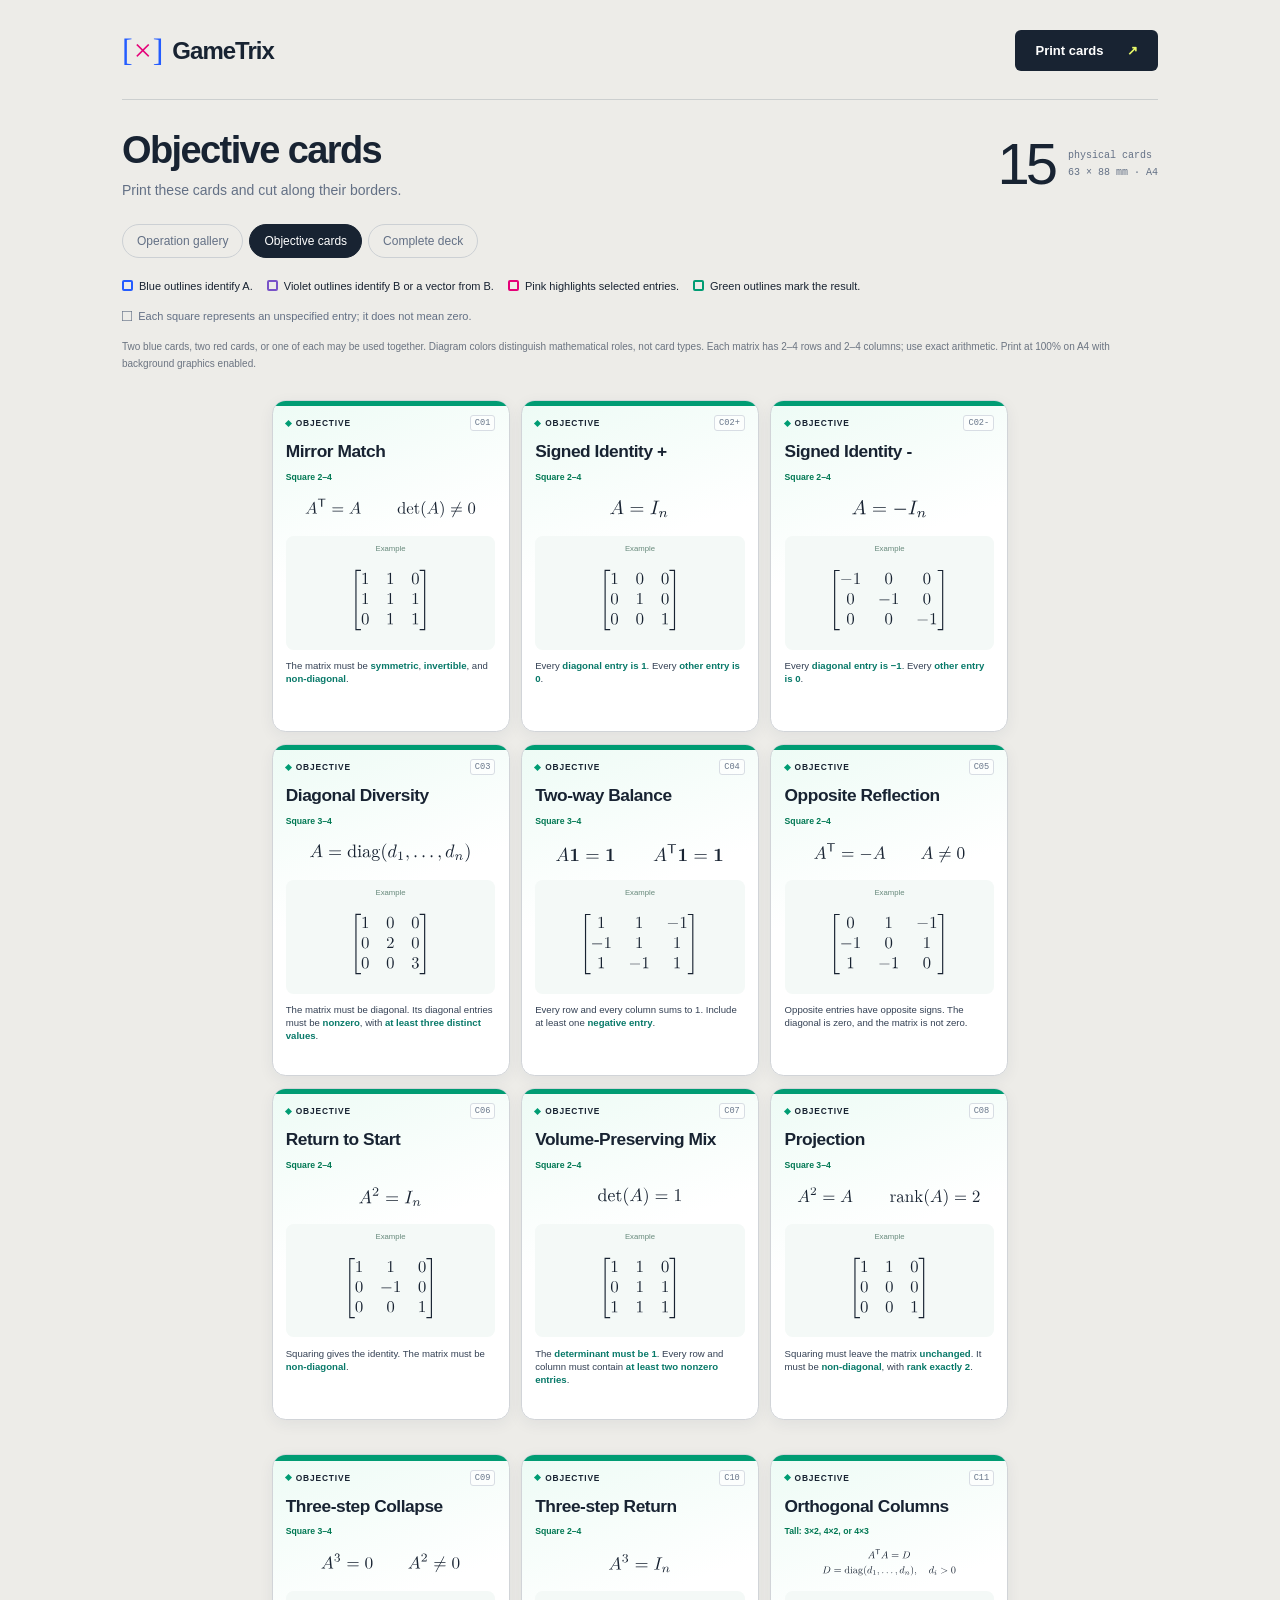
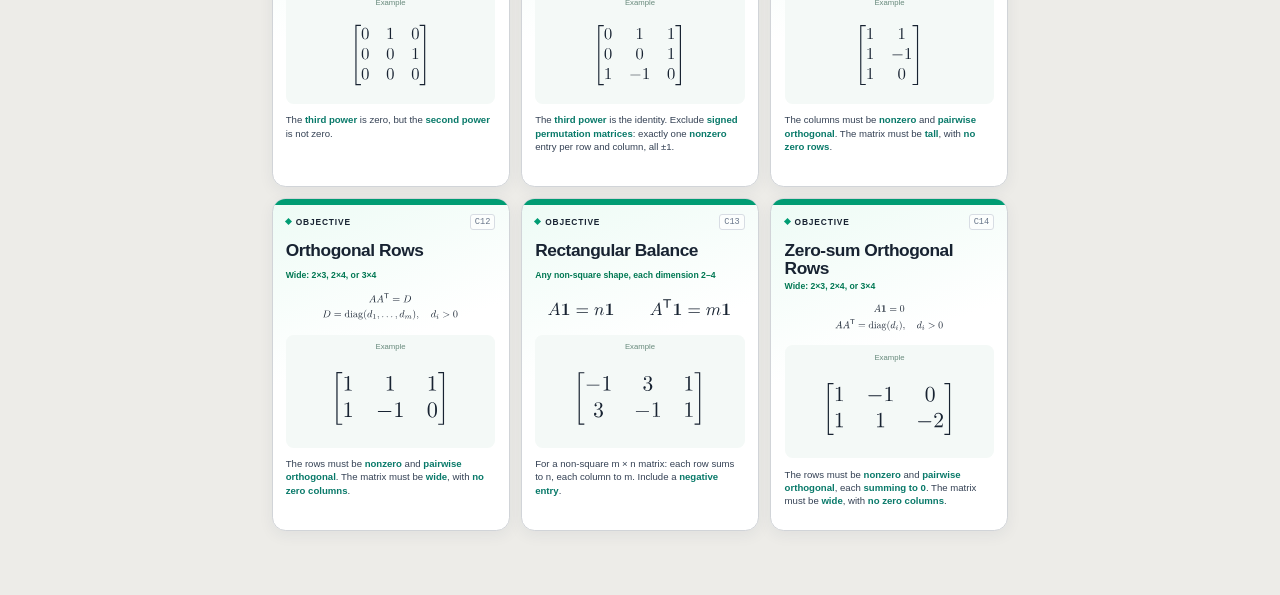
<file: generated/objective_gallery.html>
<!doctype html>
<html lang="en"><head><meta charset="utf-8"><meta name="viewport" content="width=device-width,initial-scale=1">
<title>GameTrix · Objective cards</title><style>@page { size: A4; margin: 7mm; }
:root { --ink:#182332; --muted:#637085; --blue:#245cff; --hot:#e50078; --red:#ef493c; --green:#009c73; }
* { box-sizing:border-box; }
body { margin:0; background:#edece8; color:var(--ink); font-family:Arial,Helvetica,sans-serif; -webkit-print-color-adjust:exact; print-color-adjust:exact; }
.toolbar { max-width:1120px; margin:0 auto; padding:30px 42px 24px; }
.masthead { display:flex; align-items:center; justify-content:space-between; padding-bottom:28px; border-bottom:1px solid #cccfcf; }
.wordmark { display:flex; align-items:center; gap:10px; font-size:24px; font-weight:800; letter-spacing:-1px; text-decoration:none; color:var(--ink); }
.brand-icon { color:var(--blue); font-family:Georgia,serif; font-size:32px; font-weight:400; }
.brand-icon b { color:var(--hot); padding:0 2px; font-weight:400; }
.edition { font:10px monospace; letter-spacing:1.5px; color:var(--muted); margin-left:15px; padding-left:20px; border-left:1px solid #bbb; }
button { background:var(--ink); color:white; border:0; padding:13px 20px; border-radius:6px; font-size:13px; font-weight:700; cursor:pointer; }
button span { margin-left:20px; color:#e9fa69; }
.collection-heading { display:flex; justify-content:space-between; align-items:center; margin:30px 0 26px; }
.overline { font:10px monospace; letter-spacing:2px; color:var(--blue); margin:0 0 10px; }
h1 { font-size:38px; line-height:1.1; font-weight:600; letter-spacing:-1.6px; margin:0; }
.intro { color:var(--muted); font-size:14px; margin:10px 0 0; }
.collection-count { display:flex; align-items:center; gap:14px; }
.collection-count strong { font-size:58px; font-weight:400; letter-spacing:-4px; }
.collection-count span { font:10px/1.7 monospace; color:var(--muted); }
nav { display:flex; gap:6px; margin-bottom:22px; }
nav a { text-decoration:none; color:var(--muted); padding:9px 14px; border:1px solid #ccd0d4; border-radius:30px; font-size:12px; }
nav a:hover,nav a[aria-current=page] { color:white; background:var(--ink); border-color:var(--ink); }
.legend { display:flex; flex-wrap:wrap; gap:14px; align-items:center; font-size:11px; }
.legend > span { display:flex; align-items:center; gap:6px; white-space:nowrap; }
.legend i { display:inline-block; height:11px; width:11px; border:2px solid; border-radius:2px; }
.blue-key { color:var(--blue); }.operand-key { color:#7953c8; }.hot-key { color:var(--hot); }.green-key { color:var(--green); }
.legend .square-key { font-size:17px; color:var(--muted); }.square-key span { font-size:11px; }
.usage { color:#6b7481; font-size:10px; line-height:1.7; margin:12px 0 0; }
main { padding:4px 0 30px; }
.page { display:grid; grid-template-columns:repeat(3,63mm); grid-auto-rows:88mm; gap:3mm; width:max-content; margin:0 auto 9mm; break-after:page; }
.page:last-child { break-after:auto; }
.card { --accent:#b87c00; position:relative; width:63mm; height:88mm; padding:3.8mm 3.5mm 2.8mm; border:.3mm solid #d1d4d8; border-radius:3.6mm; background:#fff; box-shadow:0 4px 15px #26324810; display:flex; flex-direction:column; overflow:hidden; }
.card::before { content:""; position:absolute; top:0; left:0; right:0; height:1.5mm; background:var(--accent); }
.operation { --accent:#ffc400; background:linear-gradient(160deg,#fffcf0 0,#fff 38%); }
.blue { --accent:var(--blue); background:linear-gradient(160deg,#f0f4ff 0,#fff 60%); }
.red { --accent:var(--red); background:linear-gradient(160deg,#fff1ef 0,#fff 60%); }
.objective { --accent:var(--green); background:linear-gradient(160deg,#edfbf5 0,#fff 45%); }
.identity { display:flex; justify-content:space-between; align-items:center; margin:0 0 3mm; }
.kind { font-size:6.3pt; font-weight:800; letter-spacing:.85px; display:flex; align-items:center; gap:5px; }
.kind-mark { display:inline-block; width:5px; height:5px; background:var(--accent); transform:rotate(45deg); }
.card-id { font:6.5pt monospace; padding:2px 4px; border:1px solid #d8dde4; border-radius:3px; color:#68768a; background:#ffffffaa; }
.eyebrow { font-size:5.5pt; letter-spacing:1px; font-weight:700; color:#758092; margin-bottom:1.3mm; }
h2 { font-size:13pt; font-weight:700; letter-spacing:-.45px; line-height:1.04; margin:0; }
.card-head { flex:none; }
.operation .card-head { min-height:17mm; }
.diagram { height:34mm; margin:1mm -1mm 2mm; display:flex; align-items:center; justify-content:center; flex-shrink:0; }
.operation[data-code="add"] .diagram,.operation[data-code="subtract"] .diagram { height:38mm; }
.math-art { display:block; max-width:100%; max-height:100%; width:auto; height:auto; }
.diagram .math-art { width:100%; height:100%; object-fit:contain; }
.instruction { font-size:7.8pt; line-height:1.4; color:#344154; }
.instruction p { margin:0; }
.term { font-weight:700; color:#6834a5; }
.objective .term { color:#087969; }
.red-term { color:#ba3547; }.blue-term { color:#2450b4; }
.instruction .hint { font-size:6.3pt; color:#7a6470; margin-top:1.2mm; }
.card-foot { margin-top:auto; padding-top:2.3mm; border-top:.25mm solid #e3e6eb; display:flex; flex-direction:column; gap:1.2mm; }
.cost { display:flex; gap:4px; align-items:center; font-size:6.6pt; font-weight:700; }
.uses-red { color:#c5313a; }.no-red { color:#4f6279; }
.mini-card { display:inline-block; height:9px; width:6px; border:1px solid currentColor; border-radius:1px; }
.no-red .mini-card { position:relative; }.no-red .mini-card::after { content:""; position:absolute; top:3px; left:-2px; width:9px; border-top:1px solid currentColor; transform:rotate(-45deg); }
.discard { font:5.6pt monospace; color:#8b94a1; letter-spacing:.1px; }
.dimension { margin:5mm 0 3mm; display:flex; align-items:center; gap:10px; }
.dimension strong { font-size:15pt; letter-spacing:-.6px; color:var(--accent); }
.dimension span { font-size:5.8pt; font-weight:700; letter-spacing:.8px; color:#7c899b; }
.matrix-window { margin:0; flex:1; min-height:0; background:#fff; border:.5mm solid var(--accent); border-radius:2.6mm; display:flex; align-items:center; justify-content:center; padding:5mm; }
.matrix-window .math-art { width:100%; height:100%; object-fit:contain; }
.matrix-foot { margin-top:auto; padding-top:2.6mm; border-top:.25mm solid #e0e6e9; font:5.5pt monospace; letter-spacing:.25px; display:flex; align-items:center; justify-content:space-between; color:#6d7c8c; }
.tiny-grid { font-size:13pt; line-height:.7; color:var(--accent); }
.objective .card-head { min-height:14mm; }
.shape-tag { font-size:6.5pt; font-weight:700; color:#007853; margin-top:1mm; }
.objective-formula { height:11mm; display:flex; justify-content:center; align-items:center; margin:1.7mm 0; flex-shrink:0; }
.objective-formula .math-art { width:100%; height:100%; object-fit:contain; }
.objective-example { height:30mm; margin-bottom:2.4mm; padding:2mm 3mm; background:#f4f9f7; border-radius:2mm; display:flex; flex-direction:column; align-items:center; gap:1.7mm; flex-shrink:0; }
.objective-example > span { font-size:5.8pt; color:#688a7c; flex-shrink:0; }
.objective-example .math-art { max-height:22mm; max-width:43mm; width:100%; flex:1; min-height:0; object-fit:contain; }
.objective .instruction { font-size:7.2pt; }
.screen-footer { max-width:750px; margin:0 auto; padding:0 0 30px; font:9px monospace; letter-spacing:1px; color:#87919e; }
@media(max-width:820px) { .toolbar { padding:22px; }.edition { display:none; }h1{font-size:30px}.collection-count strong{font-size:42px}.page{grid-template-columns:repeat(2,63mm)}.screen-footer{padding:0 22px 25px}.legend{gap:10px} }
@media(max-width:520px) { .page{grid-template-columns:63mm}.collection-count{display:none}.toolbar{padding:18px}.masthead{padding-bottom:18px}.wordmark{font-size:21px}nav{flex-wrap:wrap}button{padding:10px;font-size:11px}button span{margin-left:7px} }
@media print { body{background:#fff}.toolbar,.screen-footer{display:none}main{padding:0}.page{grid-template-columns:repeat(3,63mm);grid-auto-rows:88mm;gap:3mm;margin:0 auto;width:195mm}.card{box-shadow:none;break-inside:avoid;border-color:#b8c0cc}.card::before{height:1.5mm} }
</style></head>
<body><div class="toolbar"><div class="masthead"><a class="wordmark" href="operation_gallery.html"><span class="brand-icon">[<b>×</b>]</span>GameTrix</a><button type="button" onclick="window.print()">Print cards <span aria-hidden="true">↗</span></button></div>
<div class="collection-heading"><div><h1>Objective cards</h1><p class="intro">Print these cards and cut along their borders.</p></div><div class="collection-count"><strong>15</strong><span>physical cards<br>63 × 88 mm · A4</span></div></div>
<nav aria-label="Card collection"><a href="operation_gallery.html" >Operation gallery</a><a href="objective_gallery.html" aria-current="page">Objective cards</a><a href="cards.html" >Complete deck</a></nav>
<div class="legend"><span><i class="blue-key"></i>Blue outlines identify A.</span><span><i class="operand-key"></i>Violet outlines identify B or a vector from B.</span><span><i class="hot-key"></i>Pink highlights selected entries.</span><span><i class="green-key"></i>Green outlines mark the result.</span><span class="square-key">□ <span>Each square represents an unspecified entry; it does not mean zero.</span></span></div>
<p class="usage">Two blue cards, two red cards, or one of each may be used together. Diagram colors distinguish mathematical roles, not card types. Each matrix has 2–4 rows and 2–4 columns; use exact arithmetic. Print at 100% on A4 with background graphics enabled.</p></div>
<main><section class="page" aria-label="Card sheet 1"><article id="C01" class="card objective" data-card-id="C01"><header class="card-head"><div class="identity"><span class="kind"><span class="kind-mark" aria-hidden="true"></span>OBJECTIVE</span><span class="card-id">C01</span></div><h2>Mirror Match</h2></header><div class="shape-tag">Square 2–4</div><div class="objective-formula"><img class="math-art" src="[data-uri]" alt="Make an invertible, non-diagonal symmetric matrix: Aᵀ = A and det(A) ≠ 0."></div><div class="objective-example"><span>Example</span><img class="math-art" src="[data-uri]" alt="Aᵀ = A, det(A) = −1, and off-diagonal entries are nonzero."></div><div class="instruction"><p>The matrix must be <strong class="term">symmetric</strong>, <strong class="term">invertible</strong>, and <strong class="term">non-diagonal</strong>.</p></div></article><article id="C02+" class="card objective" data-card-id="C02+"><header class="card-head"><div class="identity"><span class="kind"><span class="kind-mark" aria-hidden="true"></span>OBJECTIVE</span><span class="card-id">C02+</span></div><h2>Signed Identity +</h2></header><div class="shape-tag">Square 2–4</div><div class="objective-formula"><img class="math-art" src="[data-uri]" alt="Make I_n for n = 2, 3, or 4."></div><div class="objective-example"><span>Example</span><img class="math-art" src="[data-uri]" alt="This is I₃ and wins the +1 variant. Negating it wins the −1 variant."></div><div class="instruction"><p>Every <strong class="term">diagonal entry is 1</strong>. Every <strong class="term">other entry is 0</strong>.</p></div></article><article id="C02-" class="card objective" data-card-id="C02-"><header class="card-head"><div class="identity"><span class="kind"><span class="kind-mark" aria-hidden="true"></span>OBJECTIVE</span><span class="card-id">C02-</span></div><h2>Signed Identity -</h2></header><div class="shape-tag">Square 2–4</div><div class="objective-formula"><img class="math-art" src="[data-uri]" alt="Make -I_n for n = 2, 3, or 4."></div><div class="objective-example"><span>Example</span><img class="math-art" src="[data-uri]" alt="This is -I₃ and wins the -1 variant."></div><div class="instruction"><p>Every <strong class="term">diagonal entry is −1</strong>. Every <strong class="term">other entry is 0</strong>.</p></div></article><article id="C03" class="card objective" data-card-id="C03"><header class="card-head"><div class="identity"><span class="kind"><span class="kind-mark" aria-hidden="true"></span>OBJECTIVE</span><span class="card-id">C03</span></div><h2>Diagonal Diversity</h2></header><div class="shape-tag">Square 3–4</div><div class="objective-formula"><img class="math-art" src="[data-uri]" alt="Make a diagonal matrix with every diagonal entry nonzero and at least three distinct diagonal values."></div><div class="objective-example"><span>Example</span><img class="math-art" src="[data-uri]" alt="The diagonal values 1, 2, and 3 are nonzero and distinct."></div><div class="instruction"><p>The matrix must be diagonal. Its diagonal entries must be <strong class="term">nonzero</strong>, with <strong class="term">at least three distinct values</strong>.</p></div></article><article id="C04" class="card objective" data-card-id="C04"><header class="card-head"><div class="identity"><span class="kind"><span class="kind-mark" aria-hidden="true"></span>OBJECTIVE</span><span class="card-id">C04</span></div><h2>Two-way Balance</h2></header><div class="shape-tag">Square 3–4</div><div class="objective-formula"><img class="math-art" src="[data-uri]" alt="Make every row sum and every column sum exactly 1, with at least one negative entry."></div><div class="objective-example"><span>Example</span><img class="math-art" src="[data-uri]" alt="All three row sums and column sums are 1; negative entries occur."></div><div class="instruction"><p>Every row and every column sums to 1. Include at least one <strong class="term">negative entry</strong>.</p></div></article><article id="C05" class="card objective" data-card-id="C05"><header class="card-head"><div class="identity"><span class="kind"><span class="kind-mark" aria-hidden="true"></span>OBJECTIVE</span><span class="card-id">C05</span></div><h2>Opposite Reflection</h2></header><div class="shape-tag">Square 2–4</div><div class="objective-formula"><img class="math-art" src="[data-uri]" alt="Make a nonzero skew-symmetric matrix: Aᵀ = −A."></div><div class="objective-example"><span>Example</span><img class="math-art" src="[data-uri]" alt="The diagonal is zero and opposite entries have opposite signs; A is nonzero."></div><div class="instruction"><p>Opposite entries have opposite signs. The diagonal is zero, and the matrix is not zero.</p></div></article><article id="C06" class="card objective" data-card-id="C06"><header class="card-head"><div class="identity"><span class="kind"><span class="kind-mark" aria-hidden="true"></span>OBJECTIVE</span><span class="card-id">C06</span></div><h2>Return to Start</h2></header><div class="shape-tag">Square 2–4</div><div class="objective-formula"><img class="math-art" src="[data-uri]" alt="Make a non-diagonal matrix with A² = Iₙ."></div><div class="objective-example"><span>Example</span><img class="math-art" src="[data-uri]" alt="A² = I₃; the off-diagonal 1 makes A non-diagonal."></div><div class="instruction"><p>Squaring gives the identity. The matrix must be <strong class="term">non-diagonal</strong>.</p></div></article><article id="C07" class="card objective" data-card-id="C07"><header class="card-head"><div class="identity"><span class="kind"><span class="kind-mark" aria-hidden="true"></span>OBJECTIVE</span><span class="card-id">C07</span></div><h2>Volume-Preserving Mix</h2></header><div class="shape-tag">Square 2–4</div><div class="objective-formula"><img class="math-art" src="[data-uri]" alt="Make det(A) = 1, with at least two nonzero entries in every row and every column."></div><div class="objective-example"><span>Example</span><img class="math-art" src="[data-uri]" alt="det(A) = 1; each row and column contains at least two nonzero entries."></div><div class="instruction"><p>The <strong class="term">determinant must be 1</strong>. Every row and column must contain <strong class="term">at least two nonzero entries</strong>.</p></div></article><article id="C08" class="card objective" data-card-id="C08"><header class="card-head"><div class="identity"><span class="kind"><span class="kind-mark" aria-hidden="true"></span>OBJECTIVE</span><span class="card-id">C08</span></div><h2>Projection</h2></header><div class="shape-tag">Square 3–4</div><div class="objective-formula"><img class="math-art" src="[data-uri]" alt="Make a non-diagonal rank-2 matrix satisfying A² = A."></div><div class="objective-example"><span>Example</span><img class="math-art" src="[data-uri]" alt="A² = A and rank(A) = 2; A is non-diagonal."></div><div class="instruction"><p>Squaring must leave the matrix <strong class="term">unchanged</strong>. It must be <strong class="term">non-diagonal</strong>, with <strong class="term">rank exactly 2</strong>.</p></div></article></section><section class="page" aria-label="Card sheet 2"><article id="C09" class="card objective" data-card-id="C09"><header class="card-head"><div class="identity"><span class="kind"><span class="kind-mark" aria-hidden="true"></span>OBJECTIVE</span><span class="card-id">C09</span></div><h2>Three-step Collapse</h2></header><div class="shape-tag">Square 3–4</div><div class="objective-formula"><img class="math-art" src="[data-uri]" alt="Make A³ = 0 while A² ≠ 0."></div><div class="objective-example"><span>Example</span><img class="math-art" src="[data-uri]" alt="A² has a 1 in position (1,3), while A³ is the zero matrix."></div><div class="instruction"><p>The <strong class="term">third power</strong> is zero, but the <strong class="term">second power</strong> is not zero.</p></div></article><article id="C10" class="card objective" data-card-id="C10"><header class="card-head"><div class="identity"><span class="kind"><span class="kind-mark" aria-hidden="true"></span>OBJECTIVE</span><span class="card-id">C10</span></div><h2>Three-step Return</h2></header><div class="shape-tag">Square 2–4</div><div class="objective-formula"><img class="math-art" src="[data-uri]" alt="Make A³ = Iₙ, with A not a signed permutation matrix. A signed permutation matrix has exactly one nonzero entry in every row and column, and those entries are ±1."></div><div class="objective-example"><span>Example</span><img class="math-art" src="[data-uri]" alt="A³ = I₃; rows with two nonzero entries show that A is not a signed permutation matrix."></div><div class="instruction"><p>The <strong class="term">third power</strong> is the identity. Exclude <strong class="term">signed permutation matrices</strong>: exactly one <strong class="term">nonzero</strong> entry per row and column, all ±1.</p></div></article><article id="C11" class="card objective" data-card-id="C11"><header class="card-head"><div class="identity"><span class="kind"><span class="kind-mark" aria-hidden="true"></span>OBJECTIVE</span><span class="card-id">C11</span></div><h2>Orthogonal Columns</h2></header><div class="shape-tag">Tall: 3×2, 4×2, or 4×3</div><div class="objective-formula"><img class="math-art" src="[data-uri]" alt="Make a tall matrix whose columns are nonzero and pairwise orthogonal, with no zero rows. Equivalently, AᵀA is diagonal with positive diagonal entries."></div><div class="objective-example"><span>Example</span><img class="math-art" src="[data-uri]" alt="AᵀA = diag(3,2), and every row is nonzero."></div><div class="instruction"><p>The columns must be <strong class="term">nonzero</strong> and <strong class="term">pairwise orthogonal</strong>. The matrix must be <strong class="term">tall</strong>, with <strong class="term">no zero rows</strong>.</p></div></article><article id="C12" class="card objective" data-card-id="C12"><header class="card-head"><div class="identity"><span class="kind"><span class="kind-mark" aria-hidden="true"></span>OBJECTIVE</span><span class="card-id">C12</span></div><h2>Orthogonal Rows</h2></header><div class="shape-tag">Wide: 2×3, 2×4, or 3×4</div><div class="objective-formula"><img class="math-art" src="[data-uri]" alt="Make a wide matrix whose rows are nonzero and pairwise orthogonal, with no zero columns. Equivalently, AAᵀ is diagonal with positive diagonal entries."></div><div class="objective-example"><span>Example</span><img class="math-art" src="[data-uri]" alt="AAᵀ = diag(3,2), and every column is nonzero."></div><div class="instruction"><p>The rows must be <strong class="term">nonzero</strong> and <strong class="term">pairwise orthogonal</strong>. The matrix must be <strong class="term">wide</strong>, with <strong class="term">no zero columns</strong>.</p></div></article><article id="C13" class="card objective" data-card-id="C13"><header class="card-head"><div class="identity"><span class="kind"><span class="kind-mark" aria-hidden="true"></span>OBJECTIVE</span><span class="card-id">C13</span></div><h2>Rectangular Balance</h2></header><div class="shape-tag">Any non-square shape, each dimension 2–4</div><div class="objective-formula"><img class="math-art" src="[data-uri]" alt="For an m×n matrix with m ≠ n, make every row sum n and every column sum m, with at least one negative entry."></div><div class="objective-example"><span>Example</span><img class="math-art" src="[data-uri]" alt="Here m = 2 and n = 3: each row sums to 3 and each column sums to 2; negative entries occur."></div><div class="instruction"><p>For a non-square m × n matrix: each row sums to n, each column to m. Include a <strong class="term">negative entry</strong>.</p></div></article><article id="C14" class="card objective" data-card-id="C14"><header class="card-head"><div class="identity"><span class="kind"><span class="kind-mark" aria-hidden="true"></span>OBJECTIVE</span><span class="card-id">C14</span></div><h2>Zero-sum Orthogonal Rows</h2></header><div class="shape-tag">Wide: 2×3, 2×4, or 3×4</div><div class="objective-formula"><img class="math-art" src="[data-uri]" alt="Make a wide matrix with nonzero pairwise orthogonal rows, every row sum 0, and no zero columns. Equivalently, A1ₙ = 0 and AAᵀ is diagonal with positive diagonal entries, where 1ₙ is the column vector of n ones."></div><div class="objective-example"><span>Example</span><img class="math-art" src="[data-uri]" alt="Both row sums are 0, their dot product is 0, and AAᵀ = diag(2,6). No column is zero."></div><div class="instruction"><p>The rows must be <strong class="term">nonzero</strong> and <strong class="term">pairwise orthogonal</strong>, each <strong class="term">summing to 0</strong>. The matrix must be <strong class="term">wide</strong>, with <strong class="term">no zero columns</strong>.</p></div></article></section></main></body></html>
</file>
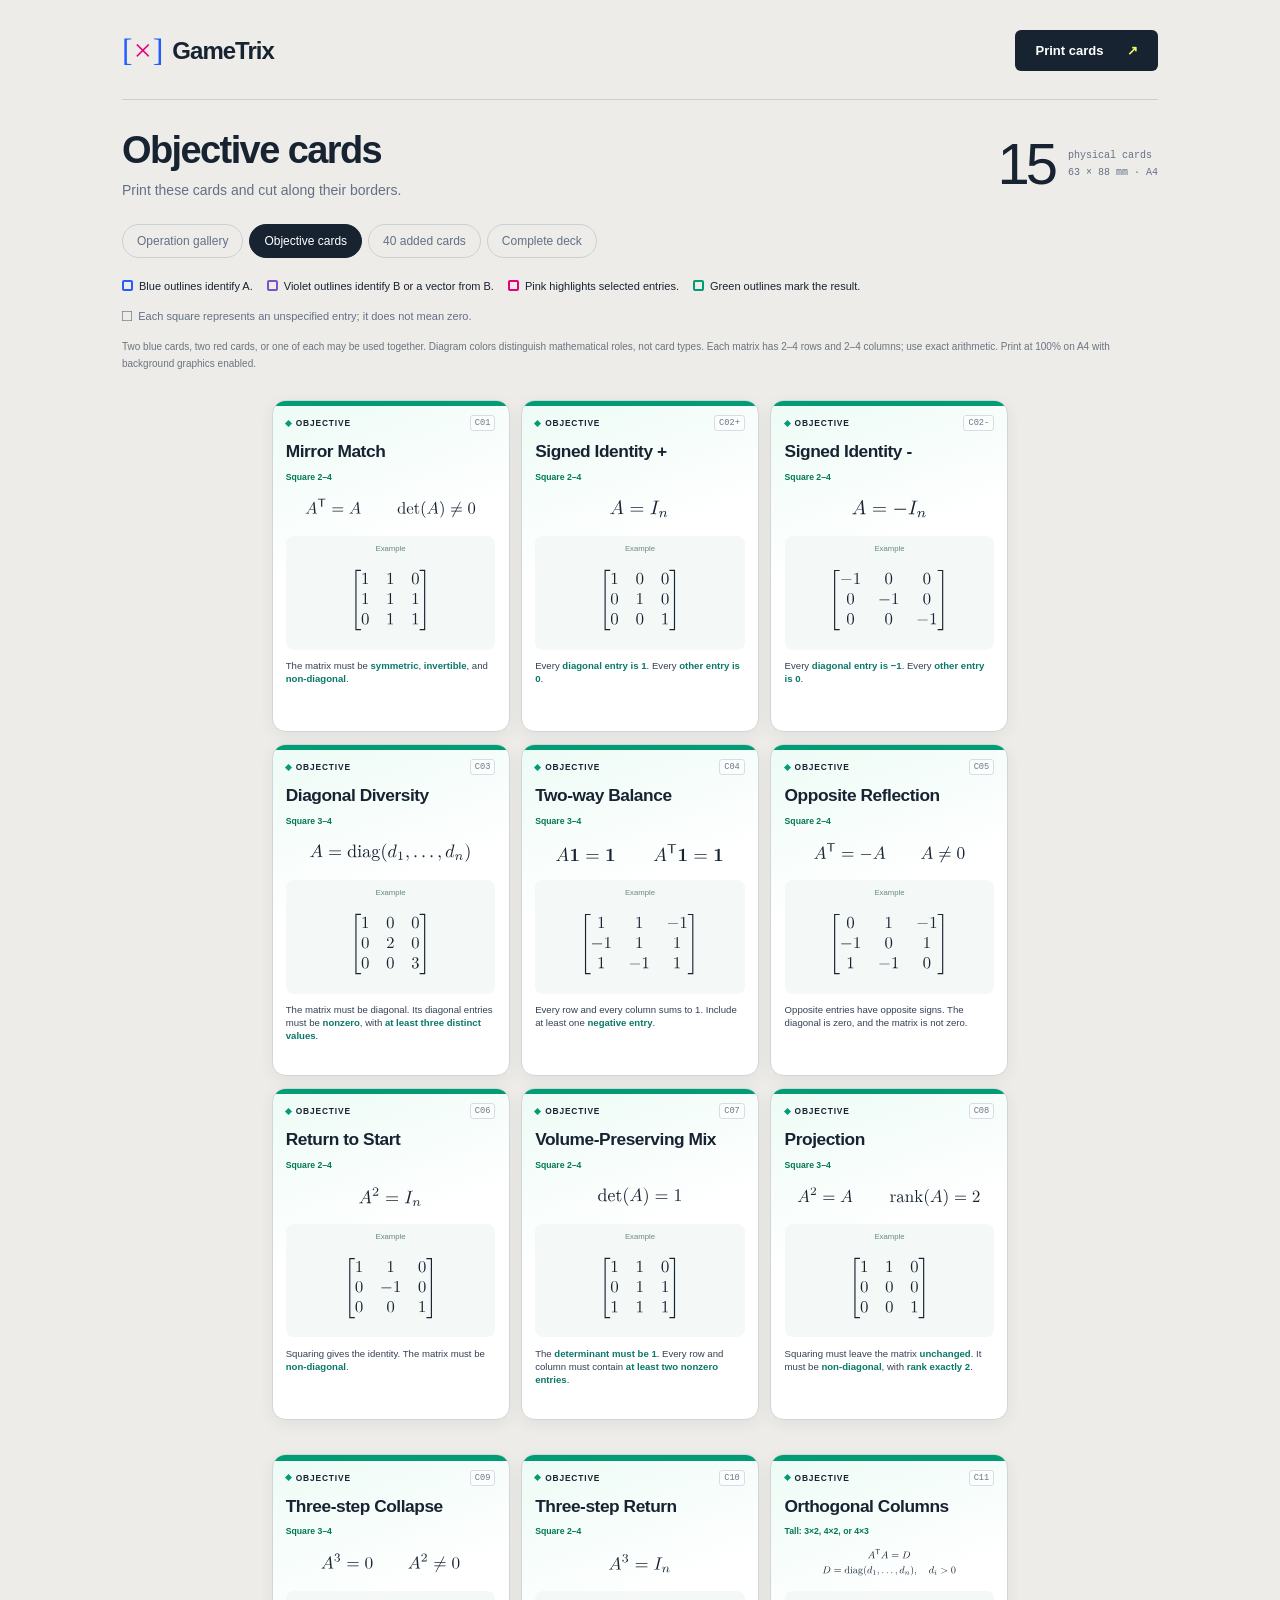
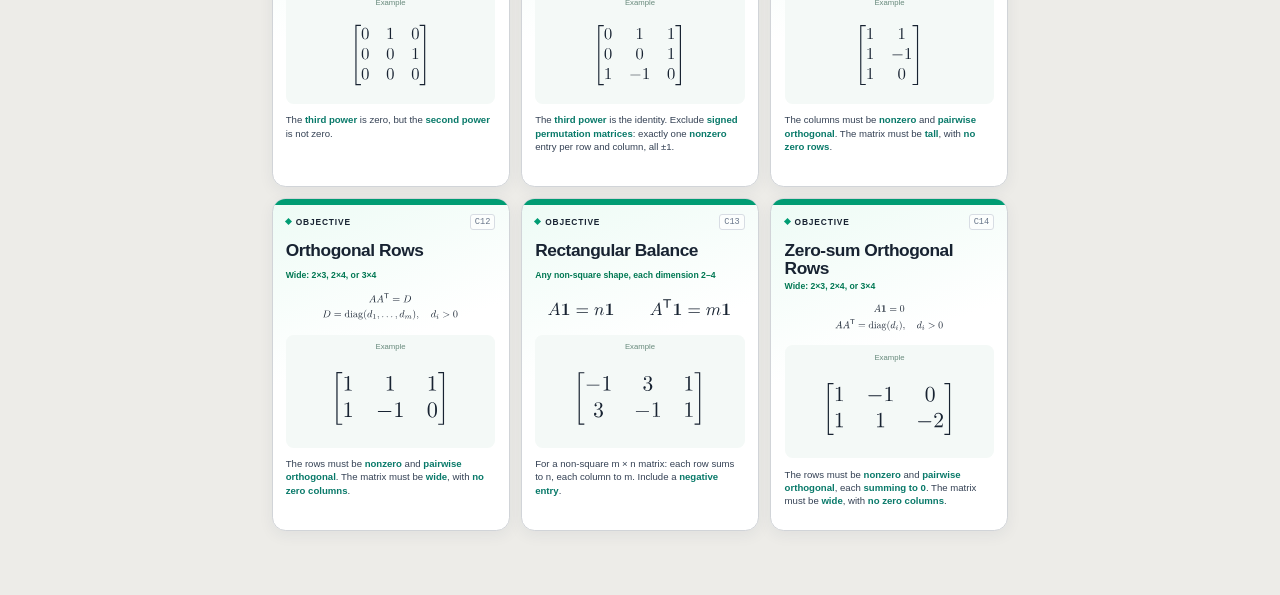
<file: expansion_split/generated/objective_gallery.html>
<!doctype html>
<html lang="en"><head><meta charset="utf-8"><meta name="viewport" content="width=device-width,initial-scale=1">
<title>GameTrix · Objective cards</title><style>@page { size: A4; margin: 7mm; }
:root { --ink:#182332; --muted:#637085; --blue:#245cff; --hot:#e50078; --red:#ef493c; --green:#009c73; }
* { box-sizing:border-box; }
body { margin:0; background:#edece8; color:var(--ink); font-family:Arial,Helvetica,sans-serif; -webkit-print-color-adjust:exact; print-color-adjust:exact; }
.toolbar { max-width:1120px; margin:0 auto; padding:30px 42px 24px; }
.masthead { display:flex; align-items:center; justify-content:space-between; padding-bottom:28px; border-bottom:1px solid #cccfcf; }
.wordmark { display:flex; align-items:center; gap:10px; font-size:24px; font-weight:800; letter-spacing:-1px; text-decoration:none; color:var(--ink); }
.brand-icon { color:var(--blue); font-family:Georgia,serif; font-size:32px; font-weight:400; }
.brand-icon b { color:var(--hot); padding:0 2px; font-weight:400; }
.edition { font:10px monospace; letter-spacing:1.5px; color:var(--muted); margin-left:15px; padding-left:20px; border-left:1px solid #bbb; }
button { background:var(--ink); color:white; border:0; padding:13px 20px; border-radius:6px; font-size:13px; font-weight:700; cursor:pointer; }
button span { margin-left:20px; color:#e9fa69; }
.collection-heading { display:flex; justify-content:space-between; align-items:center; margin:30px 0 26px; }
.overline { font:10px monospace; letter-spacing:2px; color:var(--blue); margin:0 0 10px; }
h1 { font-size:38px; line-height:1.1; font-weight:600; letter-spacing:-1.6px; margin:0; }
.intro { color:var(--muted); font-size:14px; margin:10px 0 0; }
.collection-count { display:flex; align-items:center; gap:14px; }
.collection-count strong { font-size:58px; font-weight:400; letter-spacing:-4px; }
.collection-count span { font:10px/1.7 monospace; color:var(--muted); }
nav { display:flex; gap:6px; margin-bottom:22px; }
nav a { text-decoration:none; color:var(--muted); padding:9px 14px; border:1px solid #ccd0d4; border-radius:30px; font-size:12px; }
nav a:hover,nav a[aria-current=page] { color:white; background:var(--ink); border-color:var(--ink); }
.legend { display:flex; flex-wrap:wrap; gap:14px; align-items:center; font-size:11px; }
.legend > span { display:flex; align-items:center; gap:6px; white-space:nowrap; }
.legend i { display:inline-block; height:11px; width:11px; border:2px solid; border-radius:2px; }
.blue-key { color:var(--blue); }.operand-key { color:#7953c8; }.hot-key { color:var(--hot); }.green-key { color:var(--green); }
.legend .square-key { font-size:17px; color:var(--muted); }.square-key span { font-size:11px; }
.usage { color:#6b7481; font-size:10px; line-height:1.7; margin:12px 0 0; }
main { padding:4px 0 30px; }
.page { display:grid; grid-template-columns:repeat(3,63mm); grid-auto-rows:88mm; gap:3mm; width:max-content; margin:0 auto 9mm; break-after:page; }
.page:last-child { break-after:auto; }
.card { --accent:#b87c00; position:relative; width:63mm; height:88mm; padding:3.8mm 3.5mm 2.8mm; border:.3mm solid #d1d4d8; border-radius:3.6mm; background:#fff; box-shadow:0 4px 15px #26324810; display:flex; flex-direction:column; overflow:hidden; }
.card::before { content:""; position:absolute; top:0; left:0; right:0; height:1.5mm; background:var(--accent); }
.operation { --accent:#ffc400; background:linear-gradient(160deg,#fffcf0 0,#fff 38%); }
.blue { --accent:var(--blue); background:linear-gradient(160deg,#f0f4ff 0,#fff 60%); }
.red { --accent:var(--red); background:linear-gradient(160deg,#fff1ef 0,#fff 60%); }
.objective { --accent:var(--green); background:linear-gradient(160deg,#edfbf5 0,#fff 45%); }
.identity { display:flex; justify-content:space-between; align-items:center; margin:0 0 3mm; }
.kind { font-size:6.3pt; font-weight:800; letter-spacing:.85px; display:flex; align-items:center; gap:5px; }
.kind-mark { display:inline-block; width:5px; height:5px; background:var(--accent); transform:rotate(45deg); }
.card-id { font:6.5pt monospace; padding:2px 4px; border:1px solid #d8dde4; border-radius:3px; color:#68768a; background:#ffffffaa; }
.eyebrow { font-size:5.5pt; letter-spacing:1px; font-weight:700; color:#758092; margin-bottom:1.3mm; }
h2 { font-size:13pt; font-weight:700; letter-spacing:-.45px; line-height:1.04; margin:0; }
.card-head { flex:none; }
.operation .card-head { min-height:17mm; }
.diagram { height:34mm; margin:1mm -1mm 2mm; display:flex; align-items:center; justify-content:center; flex-shrink:0; }
.operation[data-code="add"] .diagram,.operation[data-code="subtract"] .diagram { height:38mm; }
.math-art { display:block; max-width:100%; max-height:100%; width:auto; height:auto; }
.diagram .math-art { width:100%; height:100%; object-fit:contain; }
.instruction { font-size:7.8pt; line-height:1.4; color:#344154; }
.instruction p { margin:0; }
.term { font-weight:700; color:#6834a5; }
.objective .term { color:#087969; }
.red-term { color:#ba3547; }.blue-term { color:#2450b4; }
.instruction .hint { font-size:6.3pt; color:#7a6470; margin-top:1.2mm; }
.card-foot { margin-top:auto; padding-top:2.3mm; border-top:.25mm solid #e3e6eb; display:flex; flex-direction:column; gap:1.2mm; }
.cost { display:flex; gap:4px; align-items:center; font-size:6.6pt; font-weight:700; }
.uses-red { color:#c5313a; }.no-red { color:#4f6279; }
.mini-card { display:inline-block; height:9px; width:6px; border:1px solid currentColor; border-radius:1px; }
.no-red .mini-card { position:relative; }.no-red .mini-card::after { content:""; position:absolute; top:3px; left:-2px; width:9px; border-top:1px solid currentColor; transform:rotate(-45deg); }
.discard { font:5.6pt monospace; color:#8b94a1; letter-spacing:.1px; }
.dimension { margin:5mm 0 3mm; display:flex; align-items:center; gap:10px; }
.dimension strong { font-size:15pt; letter-spacing:-.6px; color:var(--accent); }
.dimension span { font-size:5.8pt; font-weight:700; letter-spacing:.8px; color:#7c899b; }
.matrix-window { margin:0; flex:1; min-height:0; background:#fff; border:.5mm solid var(--accent); border-radius:2.6mm; display:flex; align-items:center; justify-content:center; padding:5mm; }
.matrix-window .math-art { width:100%; height:100%; object-fit:contain; }
.matrix-foot { margin-top:auto; padding-top:2.6mm; border-top:.25mm solid #e0e6e9; font:5.5pt monospace; letter-spacing:.25px; display:flex; align-items:center; justify-content:space-between; color:#6d7c8c; }
.tiny-grid { font-size:13pt; line-height:.7; color:var(--accent); }
.objective .card-head { min-height:14mm; }
.shape-tag { font-size:6.5pt; font-weight:700; color:#007853; margin-top:1mm; }
.objective-formula { height:11mm; display:flex; justify-content:center; align-items:center; margin:1.7mm 0; flex-shrink:0; }
.objective-formula .math-art { width:100%; height:100%; object-fit:contain; }
.objective-example { height:30mm; margin-bottom:2.4mm; padding:2mm 3mm; background:#f4f9f7; border-radius:2mm; display:flex; flex-direction:column; align-items:center; gap:1.7mm; flex-shrink:0; }
.objective-example > span { font-size:5.8pt; color:#688a7c; flex-shrink:0; }
.objective-example .math-art { max-height:22mm; max-width:43mm; width:100%; flex:1; min-height:0; object-fit:contain; }
.objective .instruction { font-size:7.2pt; }
.screen-footer { max-width:750px; margin:0 auto; padding:0 0 30px; font:9px monospace; letter-spacing:1px; color:#87919e; }
@media(max-width:820px) { .toolbar { padding:22px; }.edition { display:none; }h1{font-size:30px}.collection-count strong{font-size:42px}.page{grid-template-columns:repeat(2,63mm)}.screen-footer{padding:0 22px 25px}.legend{gap:10px} }
@media(max-width:520px) { .page{grid-template-columns:63mm}.collection-count{display:none}.toolbar{padding:18px}.masthead{padding-bottom:18px}.wordmark{font-size:21px}nav{flex-wrap:wrap}button{padding:10px;font-size:11px}button span{margin-left:7px} }
@media print { body{background:#fff}.toolbar,.screen-footer{display:none}main{padding:0}.page{grid-template-columns:repeat(3,63mm);grid-auto-rows:88mm;gap:3mm;margin:0 auto;width:195mm}.card{box-shadow:none;break-inside:avoid;border-color:#b8c0cc}.card::before{height:1.5mm} }
</style></head>
<body><div class="toolbar"><div class="masthead"><a class="wordmark" href="operation_gallery.html"><span class="brand-icon">[<b>×</b>]</span>GameTrix</a><button type="button" onclick="window.print()">Print cards <span aria-hidden="true">↗</span></button></div>
<div class="collection-heading"><div><h1>Objective cards</h1><p class="intro">Print these cards and cut along their borders.</p></div><div class="collection-count"><strong>15</strong><span>physical cards<br>63 × 88 mm · A4</span></div></div>
<nav aria-label="Card collection"><a href="operation_gallery.html" >Operation gallery</a><a href="objective_gallery.html" aria-current="page">Objective cards</a><a href="extra_operations.html">40 added cards</a><a href="cards.html" >Complete deck</a></nav>
<div class="legend"><span><i class="blue-key"></i>Blue outlines identify A.</span><span><i class="operand-key"></i>Violet outlines identify B or a vector from B.</span><span><i class="hot-key"></i>Pink highlights selected entries.</span><span><i class="green-key"></i>Green outlines mark the result.</span><span class="square-key">□ <span>Each square represents an unspecified entry; it does not mean zero.</span></span></div>
<p class="usage">Two blue cards, two red cards, or one of each may be used together. Diagram colors distinguish mathematical roles, not card types. Each matrix has 2–4 rows and 2–4 columns; use exact arithmetic. Print at 100% on A4 with background graphics enabled.</p></div>
<main><section class="page" aria-label="Card sheet 1"><article id="C01" class="card objective" data-card-id="C01"><header class="card-head"><div class="identity"><span class="kind"><span class="kind-mark" aria-hidden="true"></span>OBJECTIVE</span><span class="card-id">C01</span></div><h2>Mirror Match</h2></header><div class="shape-tag">Square 2–4</div><div class="objective-formula"><img class="math-art" src="[data-uri]" alt="Make an invertible, non-diagonal symmetric matrix: Aᵀ = A and det(A) ≠ 0."></div><div class="objective-example"><span>Example</span><img class="math-art" src="[data-uri]" alt="Aᵀ = A, det(A) = −1, and off-diagonal entries are nonzero."></div><div class="instruction"><p>The matrix must be <strong class="term">symmetric</strong>, <strong class="term">invertible</strong>, and <strong class="term">non-diagonal</strong>.</p></div></article><article id="C02+" class="card objective" data-card-id="C02+"><header class="card-head"><div class="identity"><span class="kind"><span class="kind-mark" aria-hidden="true"></span>OBJECTIVE</span><span class="card-id">C02+</span></div><h2>Signed Identity +</h2></header><div class="shape-tag">Square 2–4</div><div class="objective-formula"><img class="math-art" src="[data-uri]" alt="Make I_n for n = 2, 3, or 4."></div><div class="objective-example"><span>Example</span><img class="math-art" src="[data-uri]" alt="This is I₃ and wins the +1 variant. Negating it wins the −1 variant."></div><div class="instruction"><p>Every <strong class="term">diagonal entry is 1</strong>. Every <strong class="term">other entry is 0</strong>.</p></div></article><article id="C02-" class="card objective" data-card-id="C02-"><header class="card-head"><div class="identity"><span class="kind"><span class="kind-mark" aria-hidden="true"></span>OBJECTIVE</span><span class="card-id">C02-</span></div><h2>Signed Identity -</h2></header><div class="shape-tag">Square 2–4</div><div class="objective-formula"><img class="math-art" src="[data-uri]" alt="Make -I_n for n = 2, 3, or 4."></div><div class="objective-example"><span>Example</span><img class="math-art" src="[data-uri]" alt="This is -I₃ and wins the -1 variant."></div><div class="instruction"><p>Every <strong class="term">diagonal entry is −1</strong>. Every <strong class="term">other entry is 0</strong>.</p></div></article><article id="C03" class="card objective" data-card-id="C03"><header class="card-head"><div class="identity"><span class="kind"><span class="kind-mark" aria-hidden="true"></span>OBJECTIVE</span><span class="card-id">C03</span></div><h2>Diagonal Diversity</h2></header><div class="shape-tag">Square 3–4</div><div class="objective-formula"><img class="math-art" src="[data-uri]" alt="Make a diagonal matrix with every diagonal entry nonzero and at least three distinct diagonal values."></div><div class="objective-example"><span>Example</span><img class="math-art" src="[data-uri]" alt="The diagonal values 1, 2, and 3 are nonzero and distinct."></div><div class="instruction"><p>The matrix must be diagonal. Its diagonal entries must be <strong class="term">nonzero</strong>, with <strong class="term">at least three distinct values</strong>.</p></div></article><article id="C04" class="card objective" data-card-id="C04"><header class="card-head"><div class="identity"><span class="kind"><span class="kind-mark" aria-hidden="true"></span>OBJECTIVE</span><span class="card-id">C04</span></div><h2>Two-way Balance</h2></header><div class="shape-tag">Square 3–4</div><div class="objective-formula"><img class="math-art" src="[data-uri]" alt="Make every row sum and every column sum exactly 1, with at least one negative entry."></div><div class="objective-example"><span>Example</span><img class="math-art" src="[data-uri]" alt="All three row sums and column sums are 1; negative entries occur."></div><div class="instruction"><p>Every row and every column sums to 1. Include at least one <strong class="term">negative entry</strong>.</p></div></article><article id="C05" class="card objective" data-card-id="C05"><header class="card-head"><div class="identity"><span class="kind"><span class="kind-mark" aria-hidden="true"></span>OBJECTIVE</span><span class="card-id">C05</span></div><h2>Opposite Reflection</h2></header><div class="shape-tag">Square 2–4</div><div class="objective-formula"><img class="math-art" src="[data-uri]" alt="Make a nonzero skew-symmetric matrix: Aᵀ = −A."></div><div class="objective-example"><span>Example</span><img class="math-art" src="[data-uri]" alt="The diagonal is zero and opposite entries have opposite signs; A is nonzero."></div><div class="instruction"><p>Opposite entries have opposite signs. The diagonal is zero, and the matrix is not zero.</p></div></article><article id="C06" class="card objective" data-card-id="C06"><header class="card-head"><div class="identity"><span class="kind"><span class="kind-mark" aria-hidden="true"></span>OBJECTIVE</span><span class="card-id">C06</span></div><h2>Return to Start</h2></header><div class="shape-tag">Square 2–4</div><div class="objective-formula"><img class="math-art" src="[data-uri]" alt="Make a non-diagonal matrix with A² = Iₙ."></div><div class="objective-example"><span>Example</span><img class="math-art" src="[data-uri]" alt="A² = I₃; the off-diagonal 1 makes A non-diagonal."></div><div class="instruction"><p>Squaring gives the identity. The matrix must be <strong class="term">non-diagonal</strong>.</p></div></article><article id="C07" class="card objective" data-card-id="C07"><header class="card-head"><div class="identity"><span class="kind"><span class="kind-mark" aria-hidden="true"></span>OBJECTIVE</span><span class="card-id">C07</span></div><h2>Volume-Preserving Mix</h2></header><div class="shape-tag">Square 2–4</div><div class="objective-formula"><img class="math-art" src="[data-uri]" alt="Make det(A) = 1, with at least two nonzero entries in every row and every column."></div><div class="objective-example"><span>Example</span><img class="math-art" src="[data-uri]" alt="det(A) = 1; each row and column contains at least two nonzero entries."></div><div class="instruction"><p>The <strong class="term">determinant must be 1</strong>. Every row and column must contain <strong class="term">at least two nonzero entries</strong>.</p></div></article><article id="C08" class="card objective" data-card-id="C08"><header class="card-head"><div class="identity"><span class="kind"><span class="kind-mark" aria-hidden="true"></span>OBJECTIVE</span><span class="card-id">C08</span></div><h2>Projection</h2></header><div class="shape-tag">Square 3–4</div><div class="objective-formula"><img class="math-art" src="[data-uri]" alt="Make a non-diagonal rank-2 matrix satisfying A² = A."></div><div class="objective-example"><span>Example</span><img class="math-art" src="[data-uri]" alt="A² = A and rank(A) = 2; A is non-diagonal."></div><div class="instruction"><p>Squaring must leave the matrix <strong class="term">unchanged</strong>. It must be <strong class="term">non-diagonal</strong>, with <strong class="term">rank exactly 2</strong>.</p></div></article></section><section class="page" aria-label="Card sheet 2"><article id="C09" class="card objective" data-card-id="C09"><header class="card-head"><div class="identity"><span class="kind"><span class="kind-mark" aria-hidden="true"></span>OBJECTIVE</span><span class="card-id">C09</span></div><h2>Three-step Collapse</h2></header><div class="shape-tag">Square 3–4</div><div class="objective-formula"><img class="math-art" src="[data-uri]" alt="Make A³ = 0 while A² ≠ 0."></div><div class="objective-example"><span>Example</span><img class="math-art" src="[data-uri]" alt="A² has a 1 in position (1,3), while A³ is the zero matrix."></div><div class="instruction"><p>The <strong class="term">third power</strong> is zero, but the <strong class="term">second power</strong> is not zero.</p></div></article><article id="C10" class="card objective" data-card-id="C10"><header class="card-head"><div class="identity"><span class="kind"><span class="kind-mark" aria-hidden="true"></span>OBJECTIVE</span><span class="card-id">C10</span></div><h2>Three-step Return</h2></header><div class="shape-tag">Square 2–4</div><div class="objective-formula"><img class="math-art" src="[data-uri]" alt="Make A³ = Iₙ, with A not a signed permutation matrix. A signed permutation matrix has exactly one nonzero entry in every row and column, and those entries are ±1."></div><div class="objective-example"><span>Example</span><img class="math-art" src="[data-uri]" alt="A³ = I₃; rows with two nonzero entries show that A is not a signed permutation matrix."></div><div class="instruction"><p>The <strong class="term">third power</strong> is the identity. Exclude <strong class="term">signed permutation matrices</strong>: exactly one <strong class="term">nonzero</strong> entry per row and column, all ±1.</p></div></article><article id="C11" class="card objective" data-card-id="C11"><header class="card-head"><div class="identity"><span class="kind"><span class="kind-mark" aria-hidden="true"></span>OBJECTIVE</span><span class="card-id">C11</span></div><h2>Orthogonal Columns</h2></header><div class="shape-tag">Tall: 3×2, 4×2, or 4×3</div><div class="objective-formula"><img class="math-art" src="[data-uri]" alt="Make a tall matrix whose columns are nonzero and pairwise orthogonal, with no zero rows. Equivalently, AᵀA is diagonal with positive diagonal entries."></div><div class="objective-example"><span>Example</span><img class="math-art" src="[data-uri]" alt="AᵀA = diag(3,2), and every row is nonzero."></div><div class="instruction"><p>The columns must be <strong class="term">nonzero</strong> and <strong class="term">pairwise orthogonal</strong>. The matrix must be <strong class="term">tall</strong>, with <strong class="term">no zero rows</strong>.</p></div></article><article id="C12" class="card objective" data-card-id="C12"><header class="card-head"><div class="identity"><span class="kind"><span class="kind-mark" aria-hidden="true"></span>OBJECTIVE</span><span class="card-id">C12</span></div><h2>Orthogonal Rows</h2></header><div class="shape-tag">Wide: 2×3, 2×4, or 3×4</div><div class="objective-formula"><img class="math-art" src="[data-uri]" alt="Make a wide matrix whose rows are nonzero and pairwise orthogonal, with no zero columns. Equivalently, AAᵀ is diagonal with positive diagonal entries."></div><div class="objective-example"><span>Example</span><img class="math-art" src="[data-uri]" alt="AAᵀ = diag(3,2), and every column is nonzero."></div><div class="instruction"><p>The rows must be <strong class="term">nonzero</strong> and <strong class="term">pairwise orthogonal</strong>. The matrix must be <strong class="term">wide</strong>, with <strong class="term">no zero columns</strong>.</p></div></article><article id="C13" class="card objective" data-card-id="C13"><header class="card-head"><div class="identity"><span class="kind"><span class="kind-mark" aria-hidden="true"></span>OBJECTIVE</span><span class="card-id">C13</span></div><h2>Rectangular Balance</h2></header><div class="shape-tag">Any non-square shape, each dimension 2–4</div><div class="objective-formula"><img class="math-art" src="[data-uri]" alt="For an m×n matrix with m ≠ n, make every row sum n and every column sum m, with at least one negative entry."></div><div class="objective-example"><span>Example</span><img class="math-art" src="[data-uri]" alt="Here m = 2 and n = 3: each row sums to 3 and each column sums to 2; negative entries occur."></div><div class="instruction"><p>For a non-square m × n matrix: each row sums to n, each column to m. Include a <strong class="term">negative entry</strong>.</p></div></article><article id="C14" class="card objective" data-card-id="C14"><header class="card-head"><div class="identity"><span class="kind"><span class="kind-mark" aria-hidden="true"></span>OBJECTIVE</span><span class="card-id">C14</span></div><h2>Zero-sum Orthogonal Rows</h2></header><div class="shape-tag">Wide: 2×3, 2×4, or 3×4</div><div class="objective-formula"><img class="math-art" src="[data-uri]" alt="Make a wide matrix with nonzero pairwise orthogonal rows, every row sum 0, and no zero columns. Equivalently, A1ₙ = 0 and AAᵀ is diagonal with positive diagonal entries, where 1ₙ is the column vector of n ones."></div><div class="objective-example"><span>Example</span><img class="math-art" src="[data-uri]" alt="Both row sums are 0, their dot product is 0, and AAᵀ = diag(2,6). No column is zero."></div><div class="instruction"><p>The rows must be <strong class="term">nonzero</strong> and <strong class="term">pairwise orthogonal</strong>, each <strong class="term">summing to 0</strong>. The matrix must be <strong class="term">wide</strong>, with <strong class="term">no zero columns</strong>.</p></div></article></section></main></body></html>
</file>
